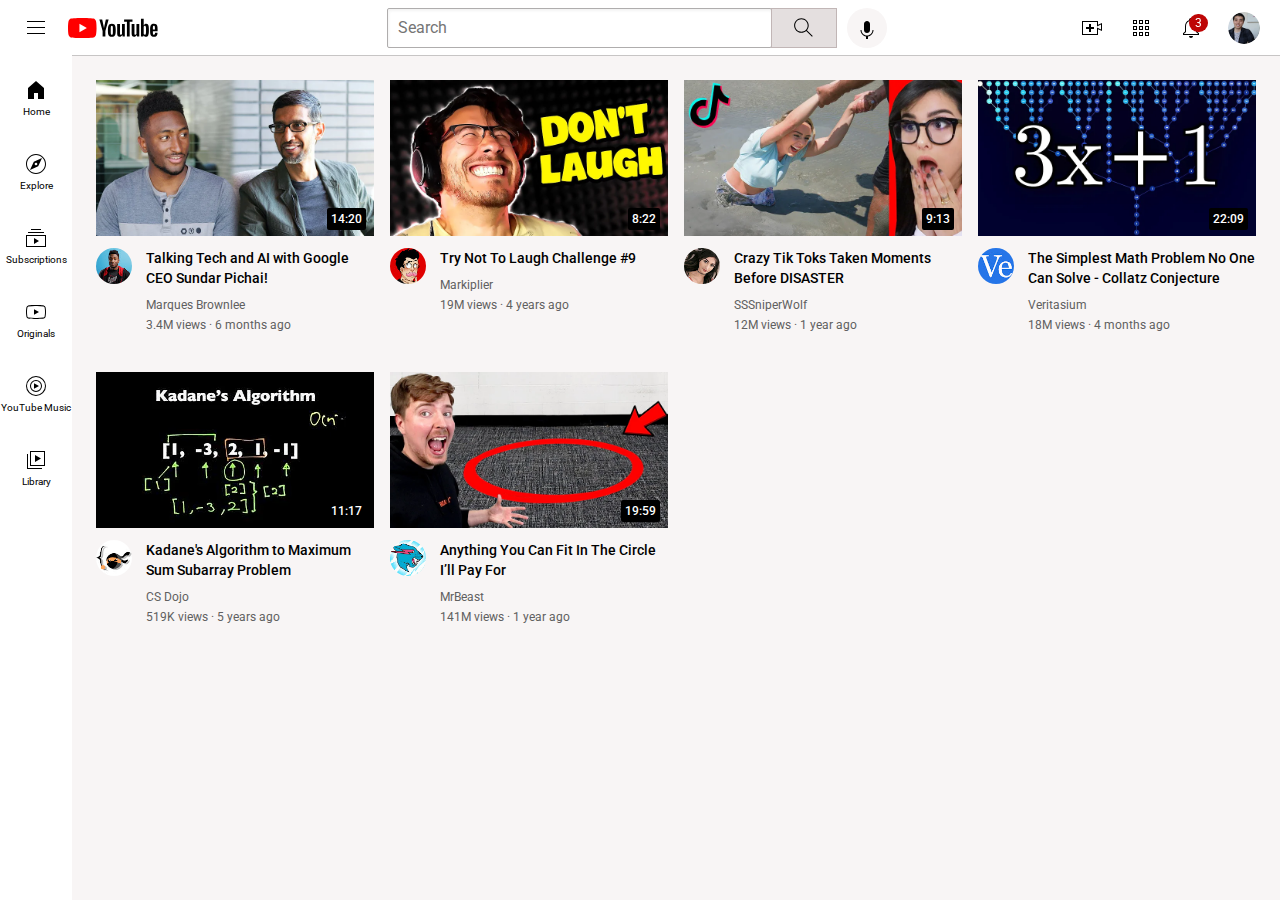
<file: index.html>
<!DOCTYPE html>
 <html>
    <head>
        <title>Youtube.com Clone</title>
        <link rel="preconnect" href="https://fonts.googleapis.com">
        <link rel="preconnect" href="https://fonts.gstatic.com" crossorigin>
        <link href="https://fonts.googleapis.com/css2?family=Montserrat:wght@400;700&family=Roboto:wght@400;500;700&display=swap" rel="stylesheet">
        <link rel="stylesheet" href="styles/general.css">
        <link rel="stylesheet" href="styles/header.css">
        <link rel="stylesheet" href="styles/video.css">
        <link rel="stylesheet" href="styles/sidebar.css">
    </head>
    <body>
        <header class="header">
            <div class="left-section">
                <img class="hamburger-menu" src="icons/hamburger-menu.svg">
                <img class="youtube-logo" src="icons/youtube-logo.svg">
            </div>
            <div class="middle-section">
                <input class="search-bar" type="text" placeholder="Search">
                <button class="search-button">
                    <img class="search-icon" src="icons/search.svg">
                    <div class="tooltip">Search</div>
                </button>
                <!--Comment-->
                <button class="voice-search-button">
                    <img class="voice-search-icon" src="icons/voice-search-icon.svg">
                    <div class="tooltip">Search with your voice</div>
                </button>
            </div>
            <div class="right-section">
                <div class="upload-icon-container">
                    <img class="upload-icon" src="icons/upload.svg">
                    <div class="tooltip">Create</div>
                </div>
                <div class="youtube-apps-icon-container">
                    <img class="youtube-apps-icon" src="icons/youtube-apps.svg">
                    <div class="tooltip">YouTube apps</div>
                </div>
                <div class="notifications-icon-container">
                    <img class="notification-icon" src="icons/notifications.svg">
                    <div class="notifications-count">3</div>
                    <div class="tooltip">Notifications</div>
                </div>
                <img class="current-user-picture" src="channel-pictures/my-channel.jpeg">
            </div>
        

        </header>
        
        <nav class="sidebar">
            <div class="sidebar-link">
                <img src="icons/home.svg">
                <div>Home</div>
            </div>
            <div class="sidebar-link">
                <img src="icons/explore.svg">
                <div>Explore</div>
            </div>
            <div class="sidebar-link">
                <img src="icons/subscriptions.svg">
                <div>Subscriptions</div>
            </div>
            <div class="sidebar-link">
                <img src="icons/originals.svg">
                <div>Originals</div>
            </div>
            <div class="sidebar-link">
                <img src="icons/youtube-music.svg">
                <div>YouTube Music</div>
            </div>
            <div class="sidebar-link">
                <img src="icons/library.svg">
                <div>Library</div>
            </div>
        </nav>

        <main>
            <section class="video-grid">
                <div class="video-preview">
                    <div class="thumbnail-row">
                        <a href="https://www.youtube.com/watch?v=n2RNcPRtAiY">
                            <img class="thumbnail" src="thumbnails/thumbnail-1.webp">
                        </a>
                        <div class="video-time">14:20</div>
                    </div>
                    <div class="video-info-grid">
                        <div class="channel-picture">
                            <img class="profile-picture" src="channel-pictures/channel-1.jpeg">
                        </div>
                        <div class="video-info">
                            <p class="video-title">
                                Talking Tech and AI with Google CEO Sundar Pichai!
                            </p>
                            <p class="video-author">
                                Marques Brownlee
                            </p>
                            <p class="video-stats">
                                3.4M views &#183; 6 months ago
                            </p>
                        </div>
                        
                       
                    </div>
                    
                  
          
                </div>
        
                <div class="video-preview">
                    <div class="thumbnail-row">
                        <a href="https://www.youtube.com/watch?v=mP0RAo9SKZk">
                            <img class="thumbnail" src="thumbnails/thumbnail-2.webp">
                        </a>
                        <div class="video-time">8:22</div>
                    </div>
                    <div class="video-info-grid">
                        <div class="channel-picture">
                            <img class="profile-picture" src="channel-pictures/channel-2.jpeg">
                        </div>
                        <div class="video-info">
                            <p class="video-title">
                                Try Not To Laugh Challenge #9
                            </p>
                            <p class="video-author">
                                Markiplier
                            </p>
                            <p class="video-stats">
                                19M views &#183; 4 years ago
                            </p>
                    </div>
                    
                    </div>
                    
               
          
                </div>
        
                <div class="video-preview">
                    <div class="thumbnail-row">
                        <a href="https://www.youtube.com/watch?v=FgjPQQeTh1w">
                            <img class="thumbnail" src="thumbnails/thumbnail-3.webp">
                        </a>
                        <div class="video-time">9:13</div>
                    </div>
                    <div class="video-info-grid">
                        <div class="channel-picture">
                            <img class="profile-picture" src="channel-pictures/channel-3.jpeg">
                        </div>
                        <div class="video-info">
                            <p class="video-title">
                                Crazy Tik Toks Taken Moments Before DISASTER
                            </p>
                            <p class="video-author">
                                SSSniperWolf
                            </p>
                            <p class="video-stats">
                                12M views &#183; 1 year ago
                            </p>
                        </div>
                        
                       
                    </div>
                    
                  
          
                </div>
        
                <div class="video-preview">
                    <div class="thumbnail-row">
                        <a href="https://www.youtube.com/watch?v=094y1Z2wpJg">
                            <img class="thumbnail" src="thumbnails/thumbnail-4.webp">
                        </a>
                        <div class="video-time">22:09</div>
                    </div>
                    <div class="video-info-grid">
                        <div class="channel-picture">
                            <img class="profile-picture" src="channel-pictures/channel-4.jpeg">
                        </div>
                        <div class="video-info">
                            <p class="video-title">
                                The Simplest Math Problem No One Can Solve - Collatz Conjecture
                            </p>
                            <p class="video-author">
                                Veritasium
                            </p>
                            <p class="video-stats">
                                18M views &#183; 4 months ago
                            </p>
                    </div>
                    
                    </div>
                    
               
          
                </div>
        
                <div class="video-preview">
                    <div class="thumbnail-row">
                        <a href="https://www.youtube.com/watch?v=86CQq3pKSUw">
                            <img class="thumbnail" src="thumbnails/thumbnail-5.webp">
                        </a>
                        <div class="video-time">11:17</div>
                    </div>
                    <div class="video-info-grid">
                        <div class="channel-picture">
                            <img class="profile-picture" src="channel-pictures/channel-5.jpeg">
                        </div>
                        <div class="video-info">
                            <p class="video-title">
                                Kadane's Algorithm to Maximum Sum Subarray Problem
                            </p>
                            <p class="video-author">
                                CS Dojo
                            </p>
                            <p class="video-stats">
                                519K views &#183; 5 years ago
                            </p>
                        </div>
                        
                       
                    </div>
                    
                  
          
                </div>
        
                <div class="video-preview">
                    <div class="thumbnail-row">
                        <a href="https://www.youtube.com/watch?v=yXWw0_UfSFg">
                            <img class="thumbnail" src="thumbnails/thumbnail-6.webp">
                        </a>
                        <div class="video-time">19:59</div>
                    </div>
                    <div class="video-info-grid">
                        <div class="channel-picture">
                            <img class="profile-picture" src="channel-pictures/channel-6.jpeg">
                        </div>
                        <div class="video-info">
                            <p class="video-title">
                                Anything You Can Fit In The Circle I’ll Pay For
                            </p>
                            <p class="video-author">
                                MrBeast
                            </p>
                            <p class="video-stats">
                                141M views &#183; 1 year ago
                            </p>
                    </div>
                    
                    </div>
                    
               
          
                </div>
            </section>
            
        </main>

    </body>
 </html>
</file>
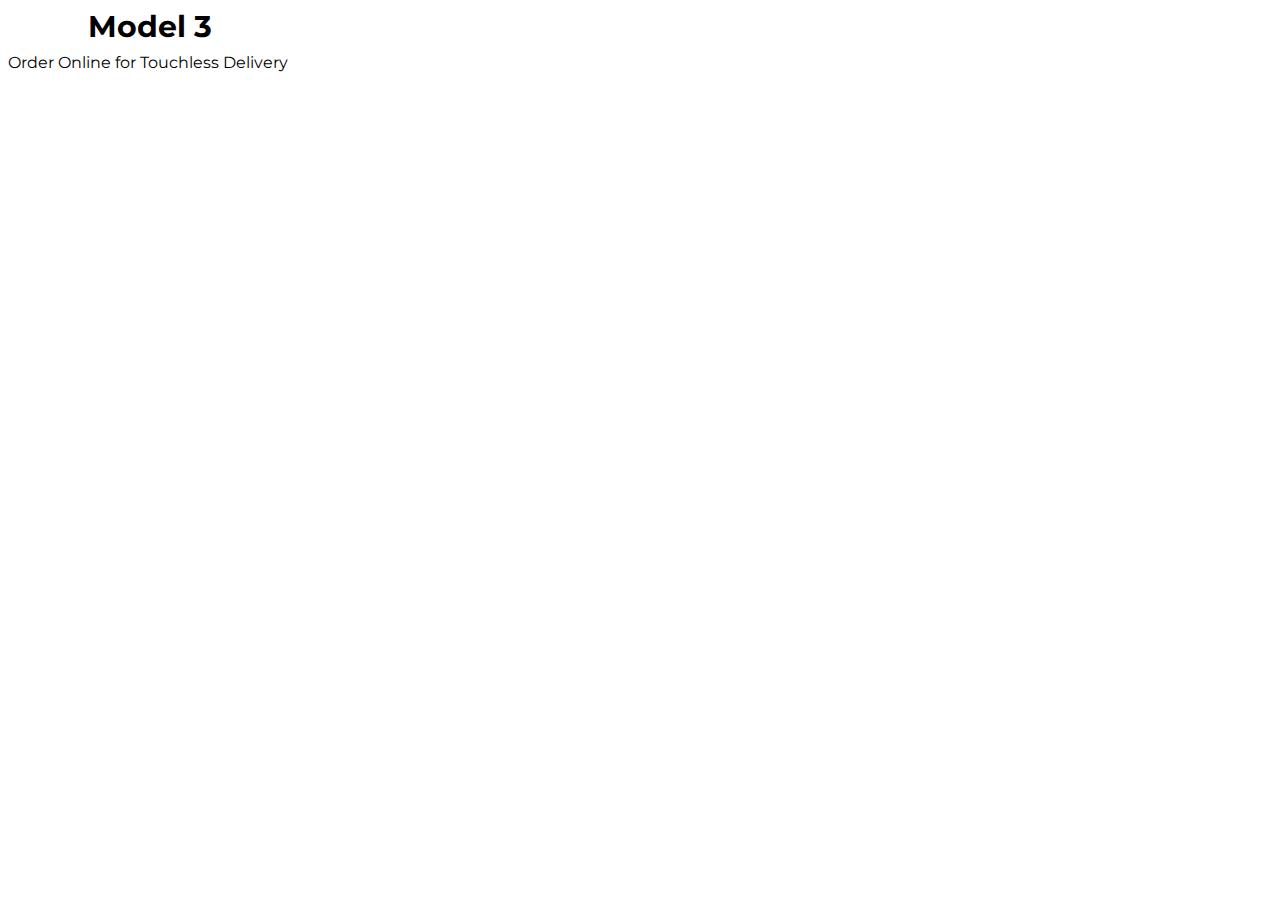
<file: intro-to-html/index.html>
<!DOCTYPE html>
<html>
    <head>
        <title>the HTML Structure</title>
        <link rel="preconnect" href="https://fonts.googleapis.com">
        <link rel="preconnect" href="https://fonts.gstatic.com" crossorigin>
        <link href="https://fonts.googleapis.com/css2?family=Montserrat:wght@400;700&family=Roboto:wght@400;700&display=swap" rel="stylesheet">
        <link rel="stylesheet" href="styles/index.css">
    </head>
    <body>
        <p class="heading">Model 3</p>
        <p> Order Online for <span class="touchless">Touchless Delivery</span></p>
    </body>
</html>
</file>
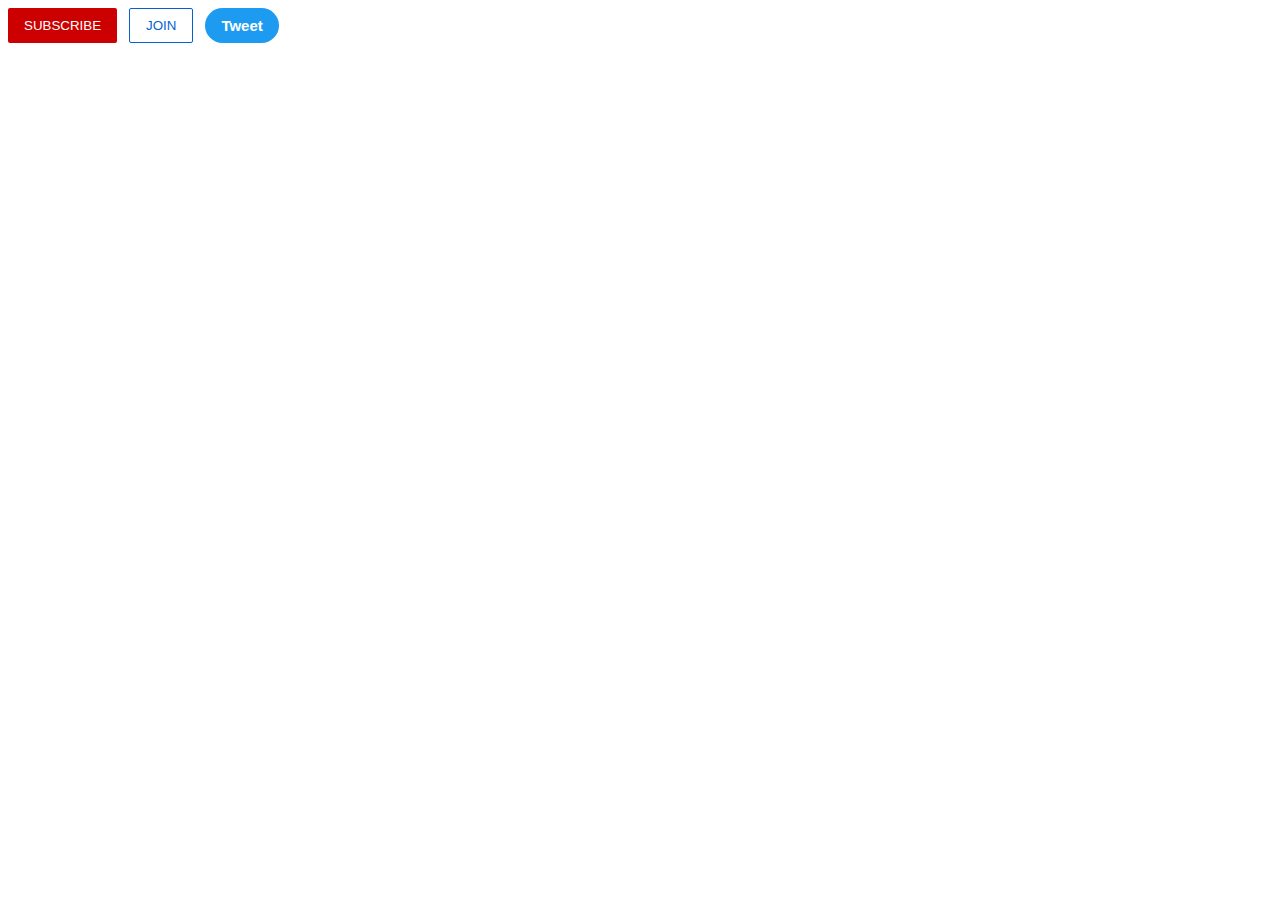
<file: intro-to-html/buttons.html>
<!DOCTYPE html>
<html>
    <head>
        <link rel="stylesheet" href="styles/buttons.css">
    </head>
    <body>
        <button class="subscribe-button">
            SUBSCRIBE
        </button>
        
        <button class="join-button">
            JOIN
        </button>
        
        <button class="tweet-button">
            Tweet
        </button>
    </body>
</html>
</file>
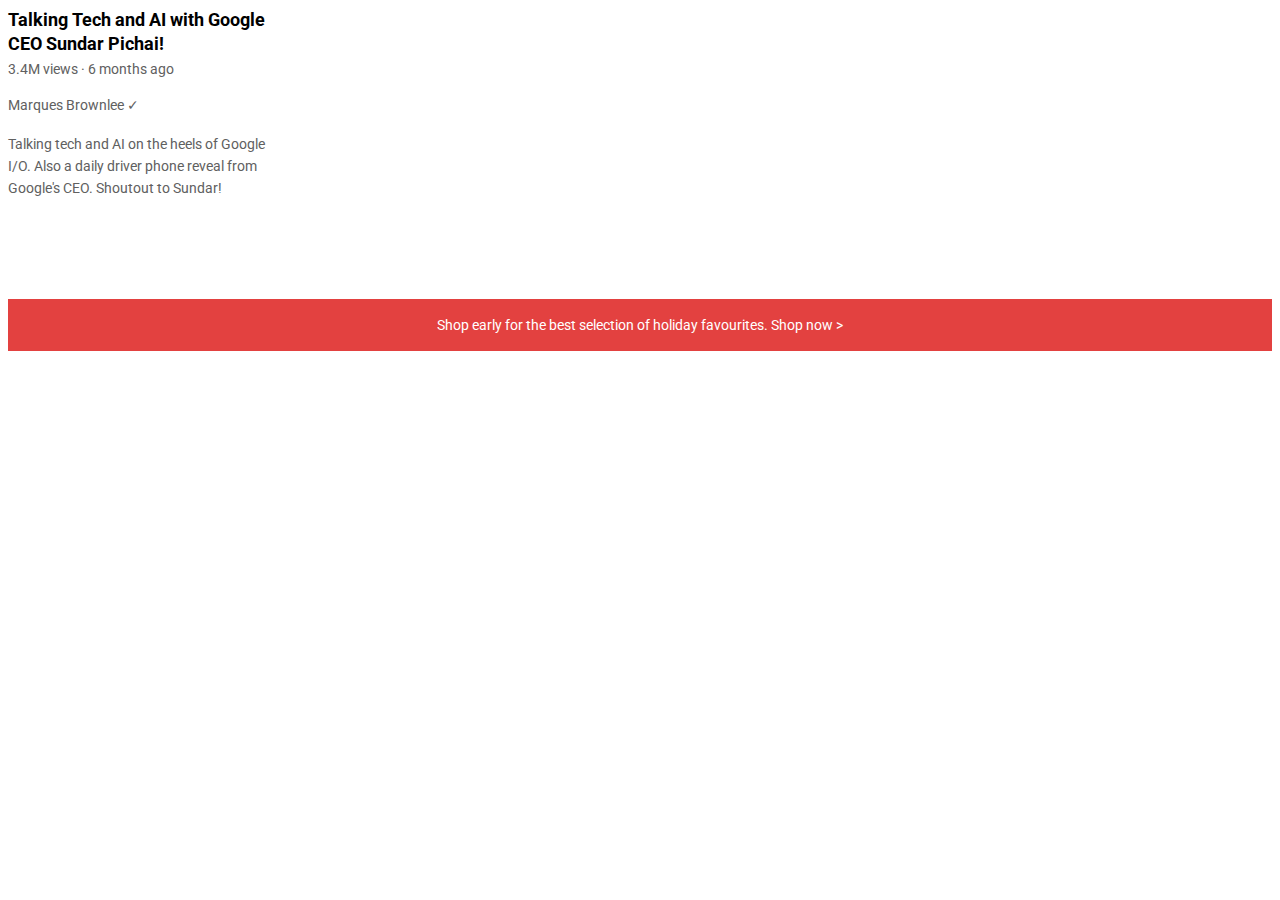
<file: intro-to-html/text.html>
<!DOCTYPE html>
<html>
    <head>
        <title>text practice</title>

        <link rel="preconnect" href="https://fonts.googleapis.com">
        <link rel="preconnect" href="https://fonts.gstatic.com" crossorigin>
        <link href="https://fonts.googleapis.com/css2?family=Roboto:wght@400;700&display=swap" rel="stylesheet">
        <link rel="stylesheet" href="styles/text.css">  
    </head>
    <body>
        <p class="video-title">
            Talking Tech and AI with Google CEO Sundar Pichai!
        </p>
        
        <p class="video-stats">
            3.4M views &#183; 6 months ago
        </p>
        
        <p class="video-author">
            Marques Brownlee &#10003;
        </p>
        
        <p class="video-description">
            Talking tech and AI on the heels of Google I/O. Also a daily driver phone reveal from Google's CEO. Shoutout to Sundar!
        </p>
        
        <p class="apple-text">
            Shop early for the best selection of holiday favourites.<span class="shop-link"> Shop now &gt;</span> 
        </p>
        
    </body>
</html>
</file>
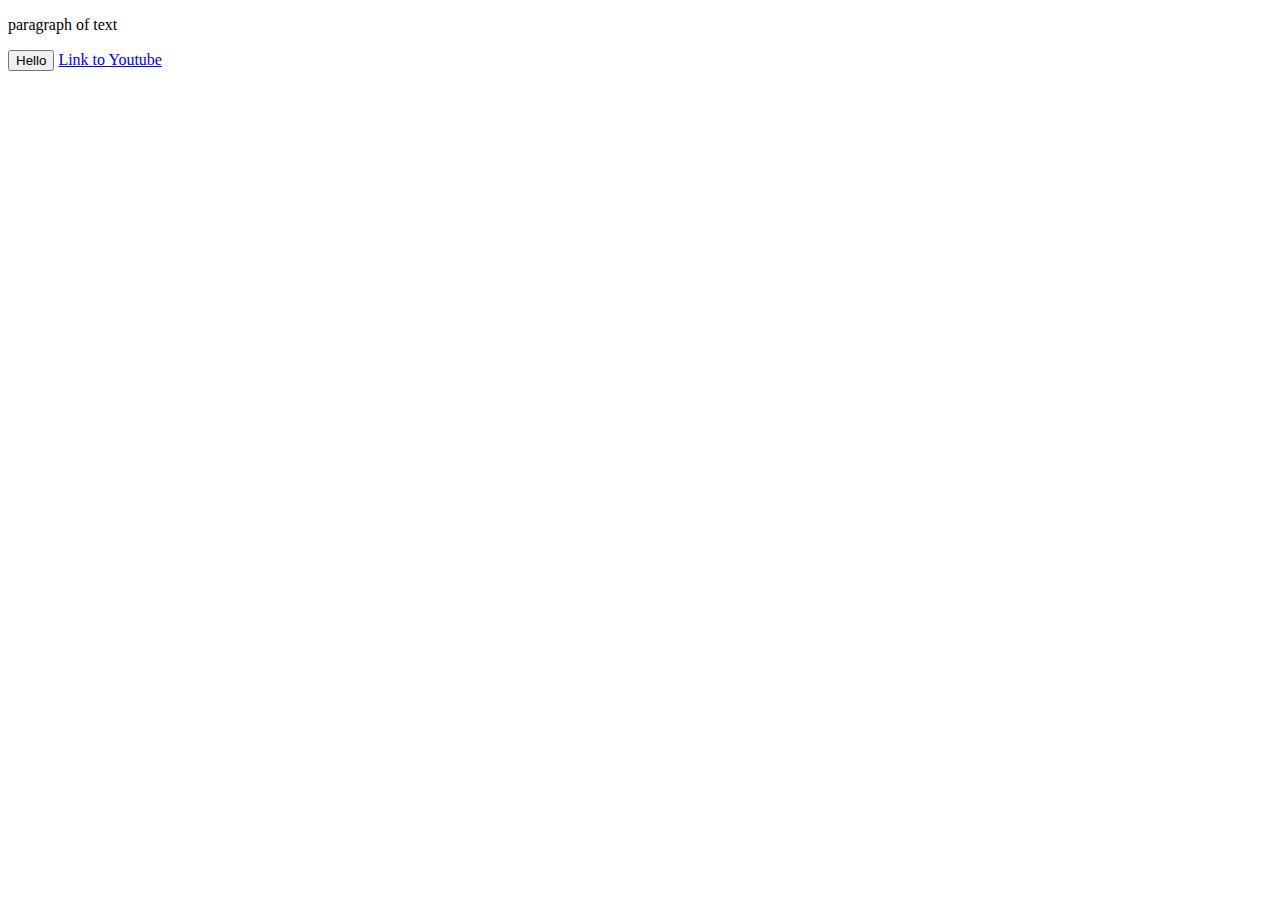
<file: intro-to-html/website.html>
<!DOCTYPE html>
<html>
    <head>
        <title>First Website</title>
    </head>
    <body>
        <p>
            paragraph of text
        </p>

        <button>Hello</button>

        <a href="https://www.youtube.com" target="_blank">Link to Youtube</a>
    </body>
</html>
</file>
<file: styles/general.css>
p{
    margin-top: 0;
    margin-bottom: 0;
}

body{
    /* comment */
    font-family: Roboto, Arial;
    margin: 0;
    padding-top: 80px;
    padding-left: 96px;
    padding-right: 24px;
    background-color: rgb(248, 245, 245);
}
</file>
<file: styles/header.css>
.header{
    height: 55px;
    display: flex;
    flex-direction: row;
    justify-content: space-between;

    position: fixed;
    top: 0;
    left: 0;
    right: 0;
    z-index: 100;

    background-color: white;
    border-bottom-width: 1px;
    border-bottom-style: solid;
    border-bottom-color: rgb(199, 197, 197);
}

.left-section{
    display: flex;
    align-items: center;

}
.hamburger-menu{
    height: 24px;
    margin-left: 24px;
    margin-right: 20px;
}
.youtube-logo{
    height: 20px;
}
.middle-section{
    flex: 1;
    margin-left: 70px;
    margin-right: 35px;
    max-width: 500px;
    display: flex;
    align-items: center;
}
.search-bar::placeholder {
    font-family: Roboto, Arial;
    font-size: 16px;
}
.search-bar{
    flex: 1;
    height: 36px;
    padding-left: 10px;
    font-size: 16px;
    border-width: 1px;
    border-style: solid;
    border-color: rgb(175, 173, 173);
    border-radius: 2px;
    box-shadow: inset 1px 2px 3px rgba(0, 0, 0, 0.05);
    width: 0;
}
.search-button{
    height: 40px;
    width: 66px;
    background-color: rgb(228, 223, 223);
    border: 1px solid rgb(193, 182, 182);
    margin-left: -1px;
    margin-right: 10px;
    
}

.search-button .tooltip,
.voice-search-button .tooltip,
.upload-icon-container .tooltip,
.youtube-apps-icon-container .tooltip,
.notifications-icon-container .tooltip {
    font-family: Roboto, Arial;
    position: absolute;
    background-color: gray;
    color: white;
    padding: 8px 8px;
    border-radius: 2px;
    font-size: 12px;
    bottom: -38px;
    opacity: 0;
    transition: opacity 0.15s;
    pointer-events: none;
    white-space: nowrap;
}

.search-button,
.voice-search-button,
.upload-icon-container,
.youtube-apps-icon-container,
.notifications-icon-container {
    display: flex;
    justify-content: center;
    align-items: center;
    position: relative;
}
.search-button:hover .tooltip,
.voice-search-button:hover .tooltip,
.upload-icon-container:hover .tooltip,
.youtube-apps-icon-container:hover .tooltip,
.notifications-icon-container:hover .tooltip {
    opacity: 1;
}
.search-icon{
    height: 25px;
}
.voice-search-button{
    height: 40px;
    width: 40px;
    border-radius: 20px;
    border: none;
    background-color: rgb(248, 245, 245);
}
.voice-search-icon{
    height: 24px;
    margin-top: 4px;
}
.right-section{
    width: 180px;
    display: flex;
    align-items: center;
    justify-content: space-between;
    margin-right: 20px;
    flex-shrink: 0;
}
.upload-icon{
    height: 24px;
}
.youtube-apps-icon{
    height: 24px;
}
.notification-icon{
    height: 24px;
}
.notifications-icon-container{
    position: relative;
}
.notifications-count{
    position: absolute;
    top: -2px;
    right: -5px;
    background-color: rgb(190, 6, 6);
    color: white;
    font-family: Roboto, Arial;
    font-size: 12px;
    padding: 2px 6px;
    border-radius: 10px;
}
.current-user-picture {
    height: 32px;
    border-radius: 16px;
}
</file>
<file: styles/video.css>
.thumbnail{
    width: 100%;

}

.video-title{
    margin-top: 0px;
    font-size: 14px;
    font-weight: 500;
    line-height: 20px; 
    margin-bottom: 10px;
}
.video-info-grid{
    display: grid;
    grid-template-columns: 50px 1fr;
}

.profile-picture{
    width: 36px;
    border-radius: 100%;
}
.thumbnail-row{
    margin-bottom: 8px;
    position: relative;
}
.video-author,
.video-stats{
    font-size: 12px;
    color: rgba(96, 96, 96);
}
.video-author{
    margin-bottom: 6px;
}
.video-grid{
    display: grid;
    grid-template-columns: 1fr 1fr 1fr;
    column-gap: 16px;
    row-gap: 40px;
}
@media (max-width: 750px) {
    .video-grid {
        grid-template-columns: 1fr 1fr;  
    }
}

@media (min-width: 751px) and (max-width: 999px) {
    .video-grid {
        grid-template-columns: 1fr 1fr 1fr;  
    }  
}

@media (min-width: 1000px){
    .video-grid{
        grid-template-columns: 1fr 1fr 1fr 1fr;
    }
}


.video-time{
    padding: 4px 4px;
    font-weight: 500;
    font-size: 12px;
    font-family: Roboto, Arial;
    background-color: black;
    color: white;
    position: absolute;
    bottom: 10px;
    right: 8px;
    border-radius: 2px;
}
</file>
<file: styles/sidebar.css>
.sidebar{
    position: fixed;
    top: 55px;
    bottom: 0;
    left: 0;
    background-color: white;
    width: 72px;
    z-index: 200;
    padding-top: 5px;
}

.sidebar-link{
    height: 74px;
    display: flex;
    align-items: center;
    justify-content: center;
    flex-direction: column;
    cursor: pointer;
}

.sidebar-link:hover{
    background-color: rgb(231, 228, 228);
}

.sidebar img{
    height: 24px;
    margin-bottom: 4px;
}

.sidebar div{
    font-family: Roboto, Arial;
    font-size: 10px;


}
</file>
<file: intro-to-html/styles/index.css>
p{
    font-family: Montserrat;
    margin-top: 0px;
    margin-bottom: 0px;
}

.heading{
    font-weight: bold;
    font-size: 30px;
    margin-bottom: 8px;
    margin-left: 80px;
}

.touchless{
    cursor: pointer;
}
.touchless:hover{
    text-decoration: underline;
}
</file>
<file: intro-to-html/styles/buttons.css>
.subscribe-button {
    background-color: rgb(204, 0, 0);
    color: white;
    border: none;
    border-radius: 2px;
    cursor: pointer;
    margin-right: 8px;
    transition: opacity 0.15s;
    padding-top: 10px;
    padding-bottom: 10px;
    padding-left: 16px;
    padding-right: 16px;
    vertical-align: top;
}

.subscribe-button:hover {
    opacity: 0.8;
}

.subscribe-button:active {
    opacity: 0.5;
}

.join-button {
    background-color: white;
    border-color: rgb(6, 95, 212);
    border-style: solid;
    border-width: 1px;
    color: rgb(6, 95, 212);
    border-radius: 2px;
    cursor: pointer;
    margin-right: 8px;
    transition: background-color 0.15s,
    color 0.15s;
    padding-top: 9px;
    padding-bottom: 9px;
    padding-left: 16px;
    padding-right: 16px;
    vertical-align: top;
}

.join-button:hover {
    background-color: rgb(6, 95, 212);
    color: white;
}

.join-button:active {
    opacity: 0.7;
}

.tweet-button {
    background-color:rgb(29, 155, 240);
    border: none;
    color: white;
    padding-top: 9px;
    padding-bottom: 9px;
    padding-left: 16px;
    padding-right: 16px;
    border-radius: 18px;
    cursor: pointer;
    font-weight: bold;
    font-size: 15px;
    transition: box-shadow 0.15s;
    vertical-align: top;
}

.tweet-button:hover {
    box-shadow: 5px 5px 10px rgba(0, 0, 0, 0.15);
}

.tweet-button:active {
    opacity: 0.7;
}
</file>
<file: intro-to-html/styles/text.css>
p{
    font-family: Roboto;
    margin-top: 0;
    margin-bottom: 0;
}

.video-title{
    font-weight: bold;
    font-size: 18px;
    width: 280px;
    line-height: 24px; 
    margin-bottom: 5px;

}
.video-stats{
    color: #606060;
    font-size: 14px;
    margin-bottom: 20px;
}
.video-author{
    color: #606060;
    font-size: 14px;
    margin-bottom: 20px;
}
.video-description{
    font-size: 14px;
    width: 280px;
    color: #606060;
    line-height: 22px;
    margin-bottom: 100px;
}
.apple-text{
    margin-bottom: 50px;
    font-size: 14px;
    background-color: #e34140;
    color: white;
    text-align: center;
    padding-top: 18px;
    padding-bottom: 18px;
}

.shop-link:hover{
    text-decoration: underline;
    cursor: pointer;
}
</file>
